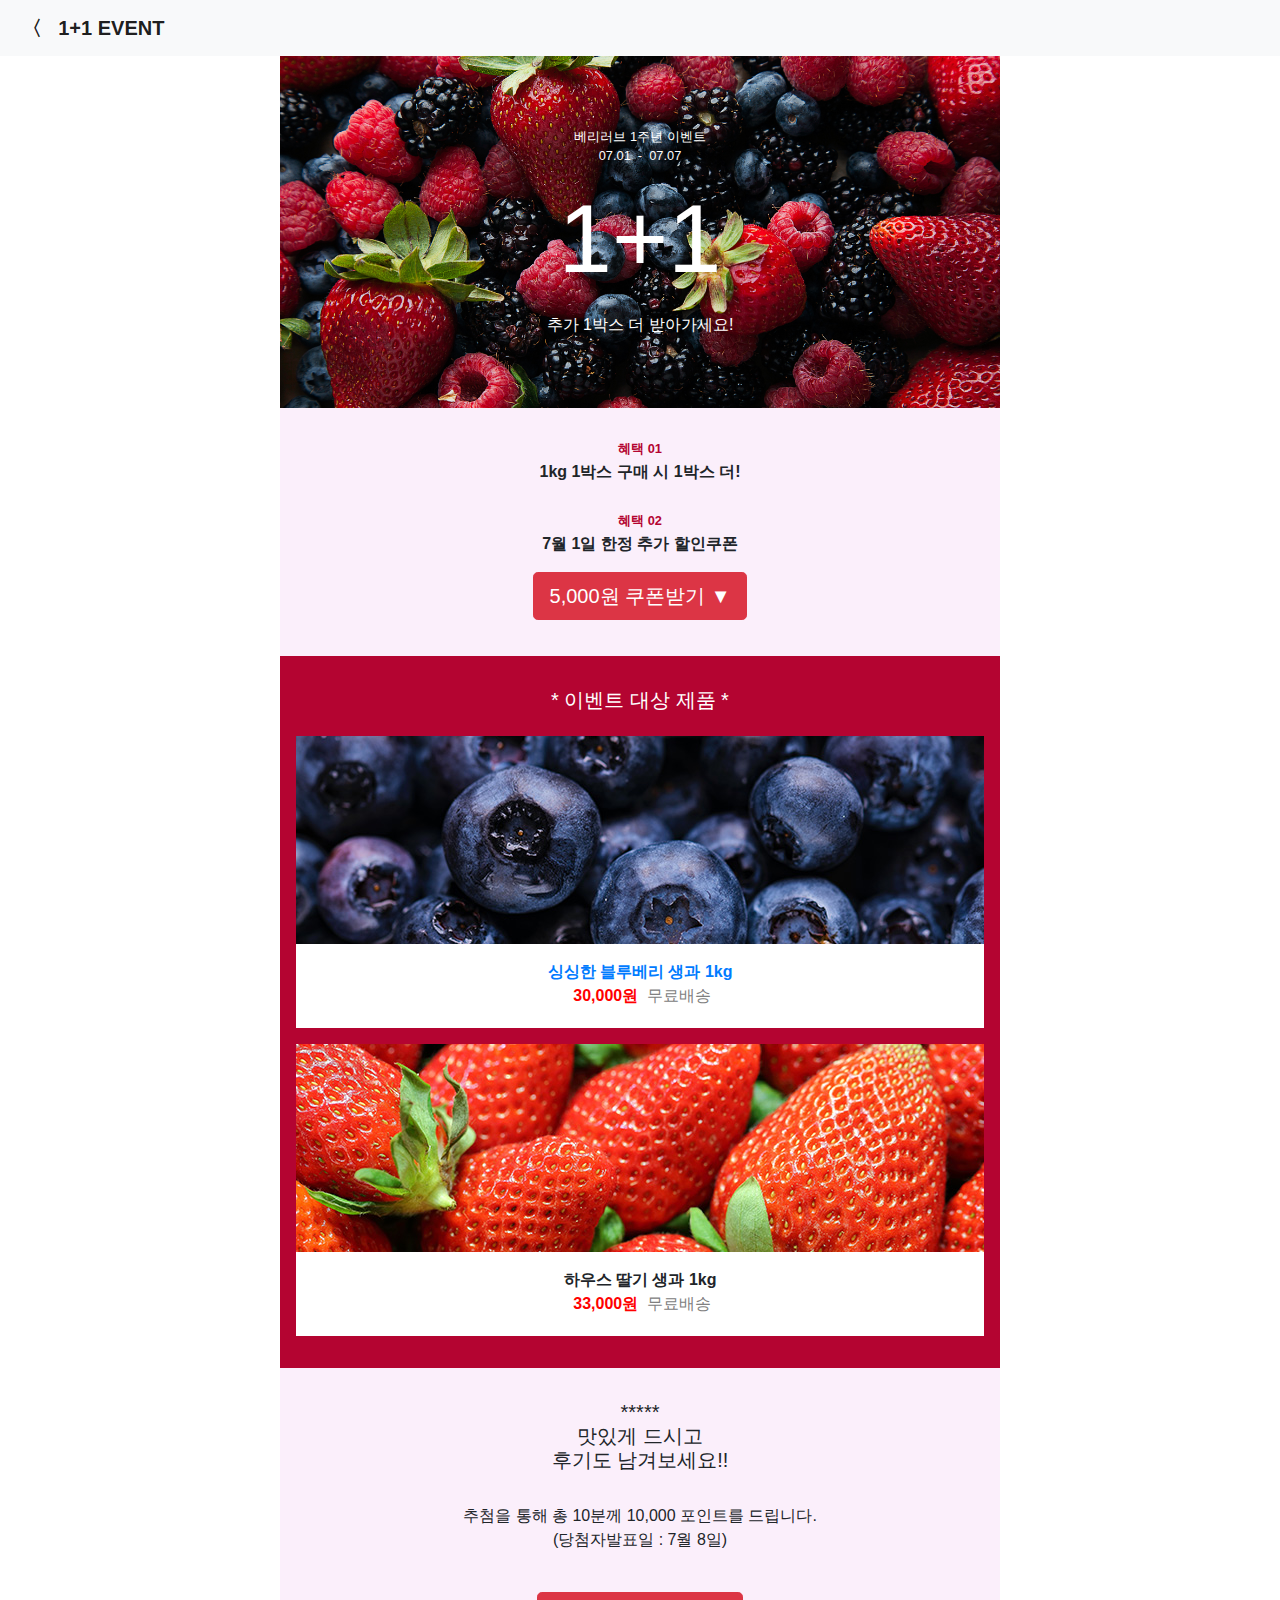
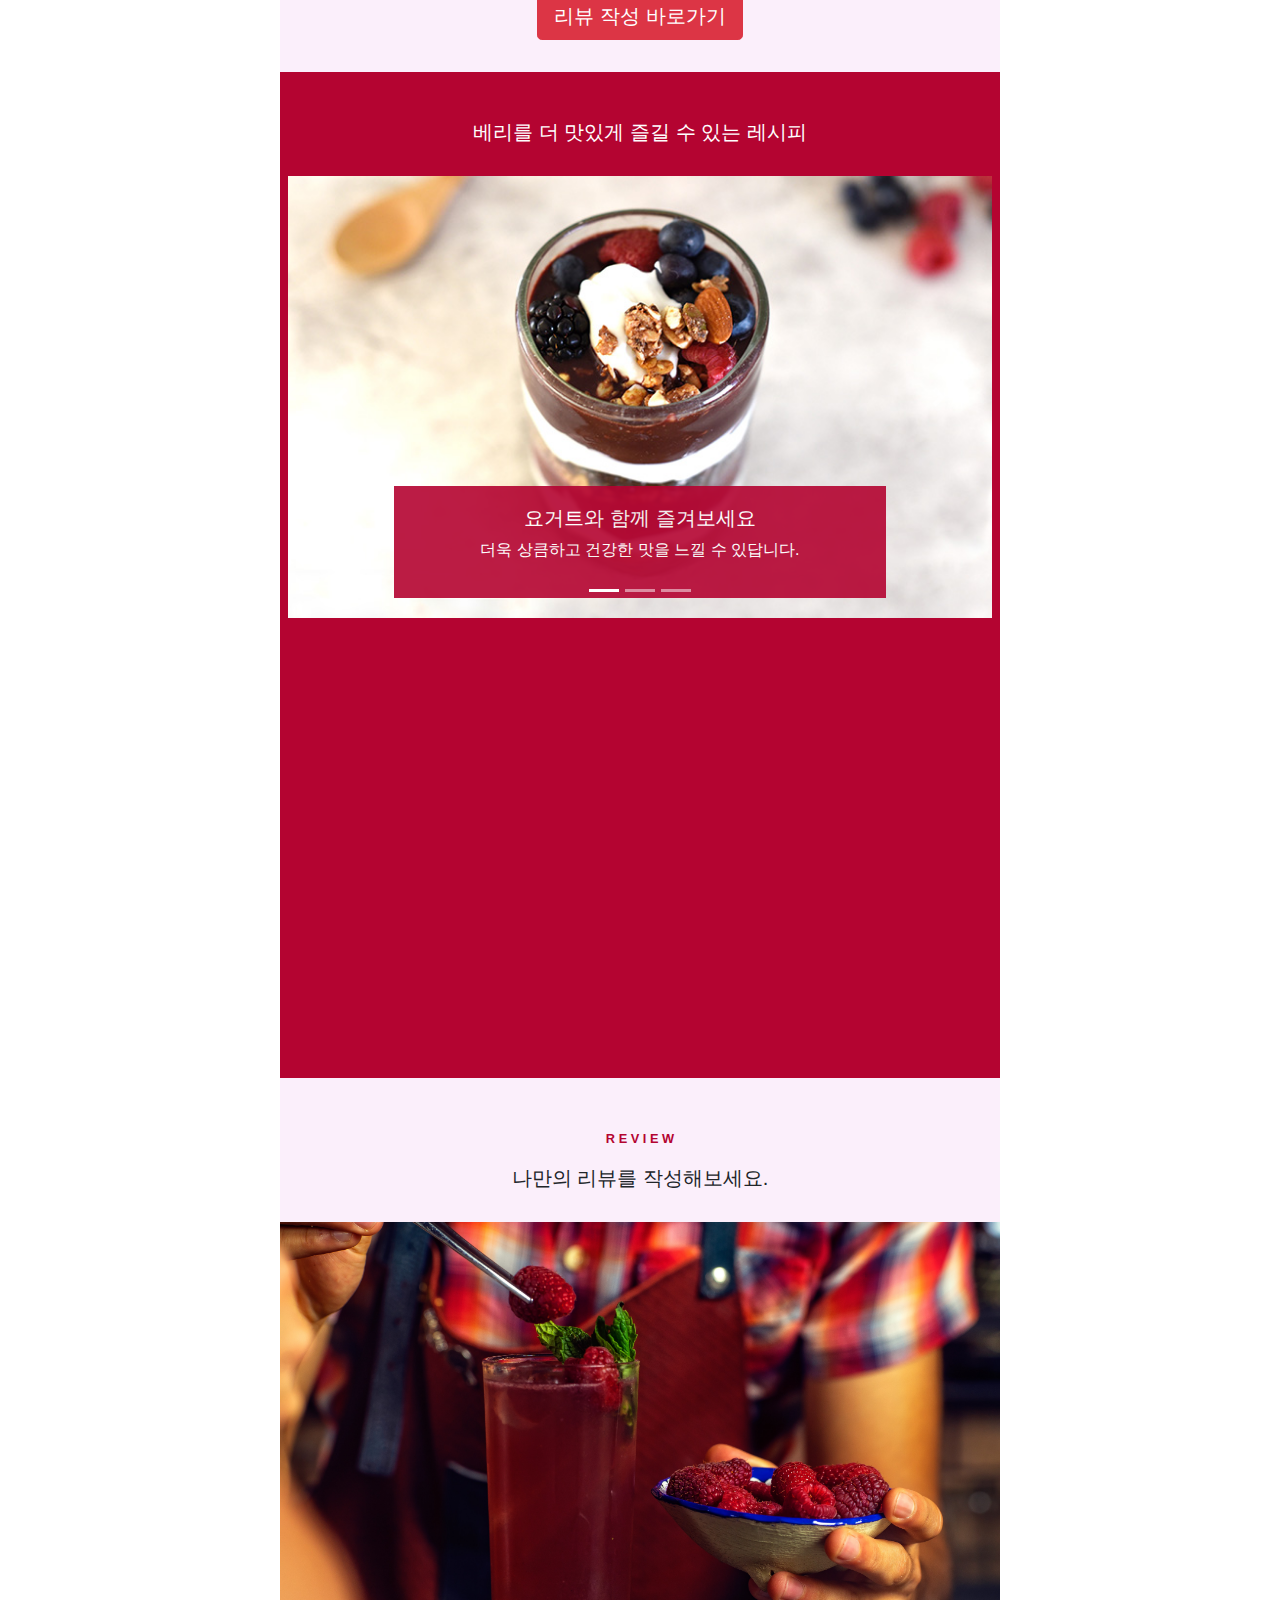
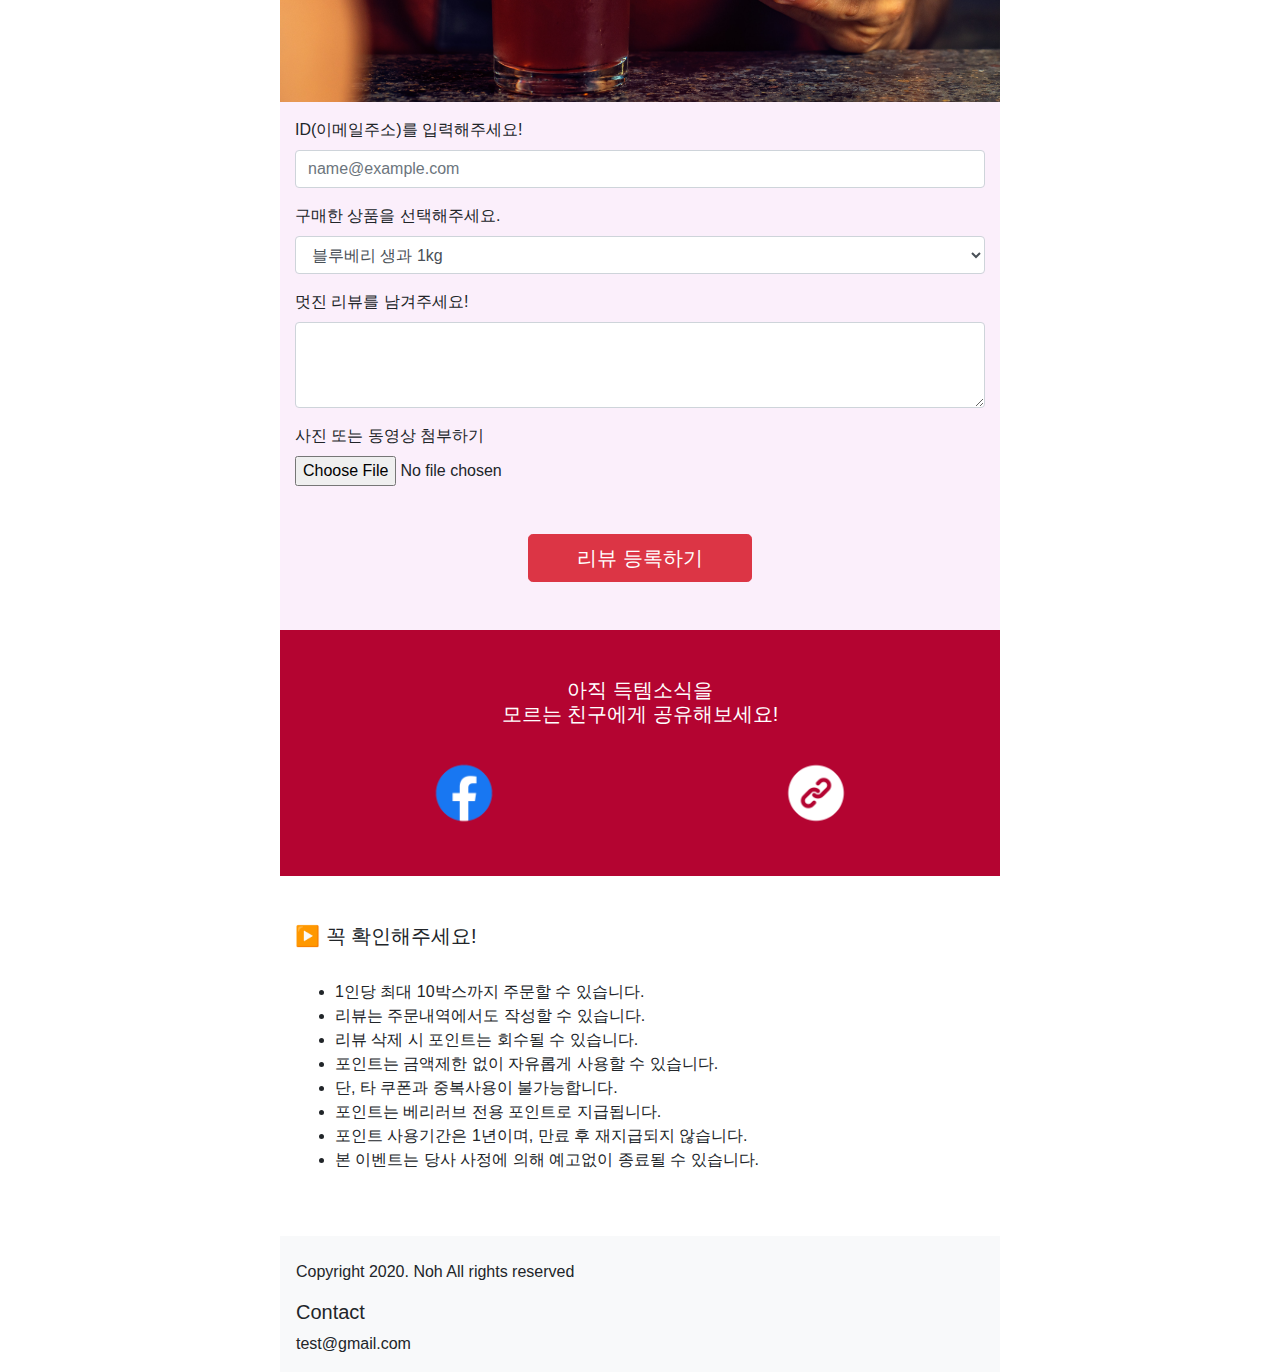
<file: index.html>
<!DOCTYPE html>
<html lang="ko" dir="ltr">
  <head>
    <meta charset="utf-8">
    <meta name="viewport" content="width=device-width, initial-scale=1, shrink-to-fit=no">
    <title>베리러브 - 무농약 블루베리 농원</title>

    <meta property="og:type" content="website" />
    <meta property="og:title" content="베리러브 - 무농약 블루베리 농원"/>
    <meta property="og:site_name" content="베리러브" />
    <meta name="description" content="무농약 블루베리 농원"/>
    <meta property="og:description" content="무농약 블루베리 농원"/>
    <link rel="canonical" href="https://planwasperfect.com"/>
    <meta property="og:url" content="https://planwasperfect.com"/>
    <meta name="Keywords" content="베리러브, berrylove, 무농약블루베리농원"/>

    <meta name="naver-site-verification" content="47cca0dc1bdd3b0db3af6dbac44c9229e3f5567f"/>

    <!-- Google Tag Manager -->
    <script>(function(w,d,s,l,i){w[l]=w[l]||[];w[l].push({'gtm.start':
    new Date().getTime(),event:'gtm.js'});var f=d.getElementsByTagName(s)[0],
    j=d.createElement(s),dl=l!='dataLayer'?'&l='+l:'';j.async=true;j.src=
    'https://www.googletagmanager.com/gtm.js?id='+i+dl;f.parentNode.insertBefore(j,f);
    })(window,document,'script','dataLayer','GTM-NL2NQJQ');</script>
    <!-- End Google Tag Manager -->

    <!-- Bootstrap CSS -->
    <link rel="stylesheet" href="https://stackpath.bootstrapcdn.com/bootstrap/4.3.1/css/bootstrap.min.css" integrity="sha384-ggOyR0iXCbMQv3Xipma34MD+dH/1fQ784/j6cY/iJTQUOhcWr7x9JvoRxT2MZw1T" crossorigin="anonymous">
    <!-- custom style CSS -->
    <link rel="stylesheet" href="style.css">
  </head>
  <body>
    <!-- Google Tag Manager (noscript) -->
    <noscript><iframe src="https://www.googletagmanager.com/ns.html?id=GTM-NL2NQJQ"
    height="0" width="0" style="display:none;visibility:hidden"></iframe></noscript>
    <!-- End Google Tag Manager (noscript) -->
    <div class="container p-0" style="max-width:720px;">
      <header>
        <!-- top menu -->
        <nav class="navbar fixed-top navbar-light bg-light">
          <a class="navbar-brand" href="#">&nbsp<b>〈 &nbsp&nbsp1+1 EVENT</b></a>
        </nav>
      </header>
      <!-- main Title -->
      <br><br>
      <section id="eventTitle" class="img">
        <div class="content">
          <p style=font-size:0.8em class=pt-4>베리러브 1주년 이벤트<br>07.01 &nbsp-&nbsp 07.07</p>
          <h1 style="font-size:6em">1+1</h1>
          <p class=pt-2>추가 1박스 더 받아가세요!</p>
        </div>
      </section>
      <!-- 혜택 -->
      <section id="benefit" class="p-1">
        <div class="container">
          <div id="benefit01" class="col-12 pt-4 pb-2">
            <p><span style="color:#B40431;font-size:0.8em">혜택 01</span>
              <br>1kg 1박스 구매 시 1박스 더!</p>
          </div>
          <div id="benefit02" class="col-12 pb-3">
            <p><span style="color:#B40431;font-size:0.8em">혜택 02</span>
              <br>7월 1일 한정 추가 할인쿠폰</p>
              <!-- Button trigger modal -->
              <button type="button" id="couponbutton" class="btn btn-danger btn-lg mb-3" data-toggle="modal" data-target="#couponModal">5,000원 쿠폰받기 ▼ </button>
              <!-- Modal -->
              <div class="modal fade" id="couponModal" tabindex="-1" role="dialog" aria-labelledby="couponModalLabel" aria-hidden="true" style="color:black;">
                <div class="modal-dialog">
                  <div class="modal-content">
                    <div class="modal-header">
                      <h5 class="modal-title" id="couponModalLabel">5,000원 쿠폰이 발행되었습니다.</h5>
                      <button type="button" class="close" data-dismiss="modal" aria-label="Close">
                        <span aria-hidden="true">&times;</span>
                      </button>
                    </div>
                    <div class="modal-body">쿠폰번호: BERRYLOVE0701<br>(결제페이지 쿠폰번호에 입력해주세요)</div>
                    <div class="modal-footer">
                      <button type="button" class="btn btn-secondary" data-dismiss="modal">닫기</button>
                      <!-- <button type="button" class="btn btn-primary">주문하러 바로가기</button> -->
                    </div>
                  </div>
                </div>
              </div>

          </div>
        </div>
      </section>
      <!-- 제품, 리뷰, 쿠폰-->
      <section id="prodcut" class="p-3">
        <h5 class="pt-3 pb-3" style="color:white;">* 이벤트 대상 제품 *</h5>
        <!-- 제품1 -->
        <a href="product.html" target="_blank" style="text-decoration:none;">
          <div id="blueberry" class="container">
          <div class="row" style="background-image: url('img/blueberry.jpg');background-repeat: no-repeat;"><p class="pb-5"><br><br><br><br><br><br></p></div>
          <div class="row" style="background-color:white;">
            <div class="container pt-3 pb-1"><p><b>싱싱한 블루베리 생과 1kg</b><br><span style="color:red"><b>&nbsp30,000원</b>&nbsp&nbsp</span><span style="color:gray;">무료배송</span></p></div>
          </div>
        </div></a>
        <!-- 제품2 -->
        <div id="strawberry" class="container pt-3 pb-3">
          <div class="row" style="background-image: url('img/strawberry.jpg');background-repeat: no-repeat;"><p class="pb-5"><br><br><br><br><br><br></p></div>
          <div class="row" style="background-color:white;">
            <div class="container pt-3 pb-1"><p><b>하우스 딸기 생과 1kg</b><br><span style="color:red"><b>&nbsp33,000원</b>&nbsp&nbsp</span><span style="color:gray;">무료배송</span></p></div>
          </div>
        </div>
      </section>
        <!-- 리뷰 -->
        <section id="reviewPoint" class="container pt-2 pb-3">
          <div class="row">
            <div class="container pt-4 pb-3">
              <h5>*****<br>맛있게 드시고<br>후기도 남겨보세요!!</h5><br>
              <p>추첨을 통해 총 10분께 10,000 포인트를 드립니다.<br>(당첨자발표일 : 7월 8일)</p><br>
              <button type="button" id="reviewButton" class="btn btn-danger btn-lg">리뷰 작성 바로가기</button>
            </div>
          </div>
        </section>
      <!-- 참여작 미리보기 -->
      <section id="preview" class="pt-5 pb-5 pl-2 pr-2">
        <div class="container">
          <h5>베리를 더 맛있게 즐길 수 있는 레시피</h5><br>
          <div id="carousel" class="row">
            <div id="carouselCaptions" class="carousel slide" data-ride="carousel">
              <ol class="carousel-indicators">
                <li data-target="#carouselCaptions" data-slide-to="0" class="active"></li>
                <li data-target="#carouselCaptions" data-slide-to="1"></li>
                <li data-target="#carouselCaptions" data-slide-to="2"></li>
              </ol>
              <div class="carousel-inner">
                <div class="carousel-item active">
                  <img src="img/slide1.jpg" class="d-block w-100" alt="...">
                  <div class="carousel-caption d-none d-md-block">
                    <h5>요거트와 함께 즐겨보세요</h5>
                    <p>더욱 상큼하고 건강한 맛을 느낄 수 있답니다.</p>
                  </div>
                </div>
                <div class="carousel-item">
                  <img src="img/slide2.jpg" class="d-block w-100" alt="...">
                  <div class="carousel-caption d-none d-md-block">
                    <h5>쨈으로 즐겨보세요</h5>
                    <p>와플이나 토스트에 곁들이면 간편하게 먹기 좋답니다.</p>
                  </div>
                </div>
                <div class="carousel-item">
                  <img src="img/slide3.jpg" class="d-block w-100" alt="...">
                  <div class="carousel-caption d-none d-md-block">
                    <h5>주스나 에이드도 좋아요</h5>
                    <p>상큼한 기운 그대로 가볍께 마실 수 있답니다.</p>
                  </div>
                </div>
              </div>
              <a class="carousel-control-prev" href="#carouselCaptions" role="button" data-slide="prev">
                <span class="carousel-control-prev-icon" aria-hidden="true"></span>
                <span class="sr-only">Previous</span>
              </a>
              <a class="carousel-control-next" href="#carouselCaptions" role="button" data-slide="next">
                <span class="carousel-control-next-icon" aria-hidden="true"></span>
                <span class="sr-only">Next</span>
              </a>
            </div>
          </div>
          <div id="video" class="row pt-3">
            <div class="embed-responsive embed-responsive-16by9">
              <iframe class="embed-responsive-item" src="https://www.youtube.com/embed/YfBJhiYbRsA?rel=0" allowfullscreen></iframe>
            </div>
          </div>
        </div>
      </section>
      <section id="reviewTitle" class="pt-5">
        <p><span style="color:#B40431;font-size:0.8em">R E V I E W</span>
        <h5>나만의 리뷰를 작성해보세요.</h5><br>
        <img src="img/reviewtitle1.jpg" style="width:100%" alt="camping">
      </section>
      <!-- 리뷰 작성 폼 -->
      <section id="reviewBox">
        <div class="container">
          <!-- <form id="reviewForm" onsubmit="dataLayer.push({ 'event' : 'submitReview' });"> -->
          <form id="reviewForm">
            <div class="form-group pt-3">
              <label for="FormControlEmail">ID(이메일주소)를 입력해주세요!</label>
              <input type="email" class="form-control" id="FormControlEmail" placeholder="name@example.com" required>
            </div>
            <div class="form-group">
              <label for="FormControlSelectProduct">구매한 상품을 선택해주세요.</label>
              <select class="form-control" id="FormControlSelectProduct">
                <option>블루베리 생과 1kg</option>
                <option>하우스 딸기 생과 1kg</option>
              </select>
            </div>
            <div class="form-group">
              <label for="FormControlTextReview">멋진 리뷰를 남겨주세요!</label>
              <textarea class="form-control" id="FormControlTextReview" rows="3" required></textarea>
            </div>
            <label for="FormControlFileUpload">사진 또는 동영상 첨부하기</label>
            <input type="file" class="form-control-file" id="FormControlFileUpload">
            <div class="container p-5" style="text-align:center">
              <button type="submit" id="reveiwComplete" class="btn btn-danger btn-lg pl-5 pr-5">리뷰 등록하기</button>
            </div>
          </form>
        </div>
      </section>
      <!-- 공유하기 -->
      <section id="share" class="pt-5 pb-5 pl-2 pr-2">
        <div class="container">
          <h5>아직 득템소식을<br>모르는 친구에게 공유해보세요!</h5><br>
          <div class="row">
            <div class="container col-6">
              <a class="blog" href="https://www.facebook.com/" target="_blank">
              <img src=img/facebook.png style="height:70px" alt="facebook share"></a>
            </div>
            <div class="container col-6">
              <img src=img/clipboard.png  id="copyClipboard" style="height:70px" alt="clipbaord copy">
            </div>
        </div>
        </div>
      </section>
      <!-- 주의사항 -->
      <section id="warning" class="pt-5 pb-5">
        <div class="container">
          <h5>▶ 꼭 확인해주세요!</h5><br>
          <ul>
          <li>1인당 최대 10박스까지 주문할 수 있습니다.</li>
          <li>리뷰는 주문내역에서도 작성할 수 있습니다.</li>
          <li>리뷰 삭제 시 포인트는 회수될 수 있습니다.</li>
          <li>포인트는 금액제한 없이 자유롭게 사용할 수 있습니다.</li>
          <li>단, 타 쿠폰과 중복사용이 불가능합니다.</li>
          <li>포인트는 베리러브 전용 포인트로 지급됩니다.</li>
          <li>포인트 사용기간은 1년이며, 만료 후 재지급되지 않습니다.</li>
          <li>본 이벤트는 당사 사정에 의해 예고없이 종료될 수 있습니다.</li>
          </ul>
        </div>
      </section>
      <!-- fotter -->
      <footer class="pb-3 pl-3 bg-light">
        <p class="pt-4">Copyright 2020. Noh All rights reserved</p>
        <h5>Contact </h5>
        <mail>test@gmail.com</mail>
      </footer>
      <!-- custom JavaScript -->
      <script type="text/javascript" src="script.js"></script>
      <!-- Optional JavaScript -->
      <!-- jQuery first, then Popper.js, then Bootstrap JS -->
      <script src="https://code.jquery.com/jquery-3.3.1.slim.min.js" integrity="sha384-q8i/X+965DzO0rT7abK41JStQIAqVgRVzpbzo5smXKp4YfRvH+8abtTE1Pi6jizo" crossorigin="anonymous"></script>
      <script src="https://cdnjs.cloudflare.com/ajax/libs/popper.js/1.14.7/umd/popper.min.js" integrity="sha384-UO2eT0CpHqdSJQ6hJty5KVphtPhzWj9WO1clHTMGa3JDZwrnQq4sF86dIHNDz0W1" crossorigin="anonymous"></script>
      <script src="https://stackpath.bootstrapcdn.com/bootstrap/4.3.1/js/bootstrap.min.js" integrity="sha384-JjSmVgyd0p3pXB1rRibZUAYoIIy6OrQ6VrjIEaFf/nJGzIxFDsf4x0xIM+B07jRM" crossorigin="anonymous"></script>
    </div>
  </body>
</html>
</file>
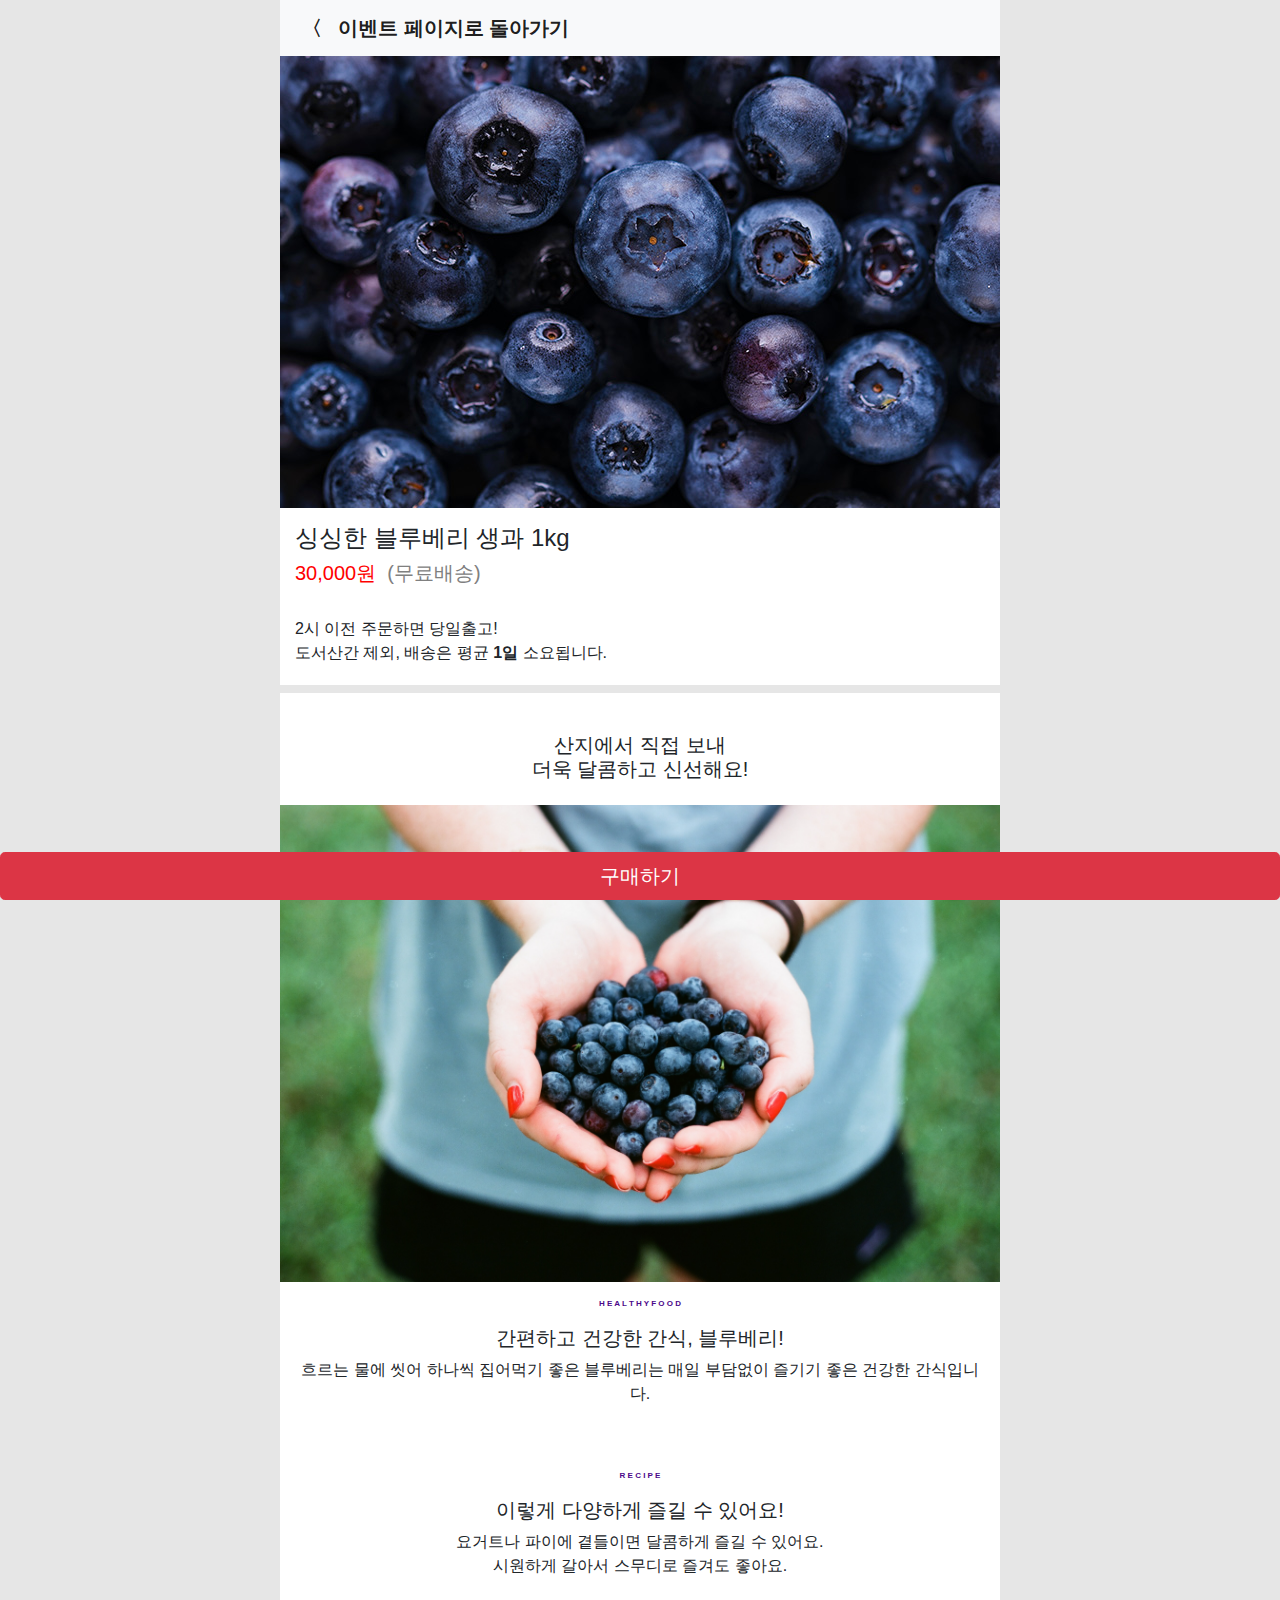
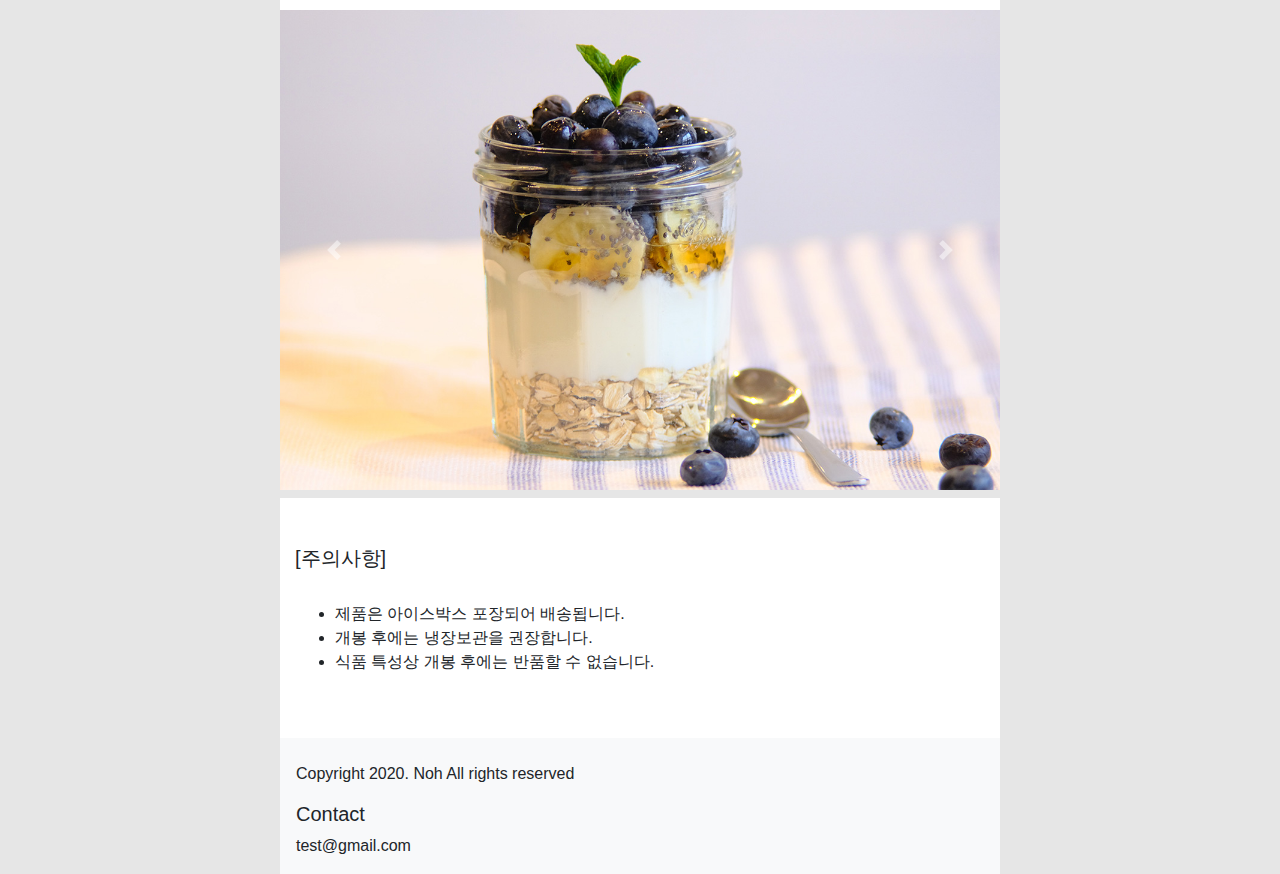
<file: product.html>
<!DOCTYPE html>
<html lang="ko" dir="ltr">
  <head>
    <meta charset="utf-8">
    <meta name="viewport" content="width=device-width, initial-scale=1, shrink-to-fit=no">

    <!-- Bootstrap CSS -->
    <link rel="stylesheet" href="https://stackpath.bootstrapcdn.com/bootstrap/4.3.1/css/bootstrap.min.css" integrity="sha384-ggOyR0iXCbMQv3Xipma34MD+dH/1fQ784/j6cY/iJTQUOhcWr7x9JvoRxT2MZw1T" crossorigin="anonymous">
    <!-- custom style CSS -->
    <link rel="stylesheet" href="style.css">
  </head>
  <body>
    <div class="background">
      <div class="container p-0" style="max-width:720px;">
        <header>
          <!-- top menu -->
          <nav class="navbar navbar-light bg-light">
            <a class="navbar-brand" href="index.html">&nbsp<b>〈 &nbsp&nbsp이벤트 페이지로 돌아가기</b></a>
          </nav>
        </header>
        <!-- product Title -->
        <section id="productTitle">
          <img style="width:100%;"src="img/blueberry.jpg">
            <div class="container pt-3 pb-1">
              <h4>싱싱한 블루베리 생과 1kg</h4>
              <h5><span style="color:red">30,000원&nbsp&nbsp</span><span style="color:gray;">(무료배송)</span></h5><br>
              <p>2시 이전 주문하면 당일출고!<br>도서산간 제외, 배송은 평균 <b>1일</b> 소요됩니다.</p>
            </div>
        </section>
        <div class="space pb-2"></div>
          <button type="button" id="purchaseButton"class="btn btn-danger btn-lg btn-block fixed-bottom">구매하기</button>
        <!-- product Detail -->
        <section id="productDetail">
          <h5 class="p-3"><br>산지에서 직접 보내<br>더욱 달콤하고 신선해요!</h5>
          <img style="width:100%;"src="img/blueberry1.jpg">
          <div class="p-3">
            <p style="font-size:0.5em;font-weight:bold;color:#4B088A">H E A L T H Y F O O D</p>
            <h5>간편하고 건강한 간식, 블루베리!</h5>
            <p>흐르는 물에 씻어 하나씩 집어먹기 좋은 블루베리는 매일 부담없이 즐기기 좋은 건강한 간식입니다.</p><br><br>
            <p style="font-size:0.5em;font-weight:bold;color:#4B088A">R E C I P E</p>
            <h5>이렇게 다양하게 즐길 수 있어요!</h5>
            <p>요거트나 파이에 곁들이면 달콤하게 즐길 수 있어요.<br>시원하게 갈아서 스무디로 즐겨도 좋아요.</p>
          </div>
          <div id="carouselControls" class="carousel slide" data-ride="carousel">
            <div class="carousel-inner">
              <div class="carousel-item active">
                <img src="img/blueberry2.jpg" class="d-block w-100" alt="blueberry recipe">
              </div>
              <div class="carousel-item">
                <img src="img/blueberry3.jpg" class="d-block w-100" alt="blueberry recipe">
              </div>
              <div class="carousel-item">
                <img src="img/blueberry4.jpg" class="d-block w-100" alt="blueberry recipe">
              </div>
            </div>
            <a class="carousel-control-prev" href="#carouselControls" role="button" data-slide="prev">
              <span class="carousel-control-prev-icon" aria-hidden="true"></span>
              <span class="sr-only">Previous</span>
            </a>
            <a class="carousel-control-next" href="#carouselControls" role="button" data-slide="next">
              <span class="carousel-control-next-icon" aria-hidden="true"></span>
              <span class="sr-only">Next</span>
            </a>
          </div>
        <div class="space pb-2"></div>
        <!-- 주의사항 -->
        <section id="warning" class="pt-5 pb-5">
          <div class="container">
            <h5>[주의사항]</h5><br>
            <ul>
            <li>제품은 아이스박스 포장되어 배송됩니다.</li>
            <li>개봉 후에는 냉장보관을 권장합니다.</li>
            <li>식품 특성상 개봉 후에는 반품할 수 없습니다.</li>
            </ul>
          </div>
        </section>
        <!-- fotter -->
        <footer class="pb-3 pl-3 bg-light" style="text-align:left;">
          <p class="pt-4">Copyright 2020. Noh All rights reserved</p>
          <h5>Contact </h5>
          <mail>test@gmail.com</mail>
        </footer>
        <!-- custom JavaScript -->
        <script type="text/javascript" src="script.js"></script>
        <!-- Optional JavaScript -->
        <!-- jQuery first, then Popper.js, then Bootstrap JS -->
        <script src="https://code.jquery.com/jquery-3.3.1.slim.min.js" integrity="sha384-q8i/X+965DzO0rT7abK41JStQIAqVgRVzpbzo5smXKp4YfRvH+8abtTE1Pi6jizo" crossorigin="anonymous"></script>
        <script src="https://cdnjs.cloudflare.com/ajax/libs/popper.js/1.14.7/umd/popper.min.js" integrity="sha384-UO2eT0CpHqdSJQ6hJty5KVphtPhzWj9WO1clHTMGa3JDZwrnQq4sF86dIHNDz0W1" crossorigin="anonymous"></script>
        <script src="https://stackpath.bootstrapcdn.com/bootstrap/4.3.1/js/bootstrap.min.js" integrity="sha384-JjSmVgyd0p3pXB1rRibZUAYoIIy6OrQ6VrjIEaFf/nJGzIxFDsf4x0xIM+B07jRM" crossorigin="anonymous"></script>
      </div>
    </div>
  </body>
</html>
</file>
<file: style.css>
@import url('https://fonts.googleapis.com/css2?family=Noto+Sans+KR:wght@300;500&display=swap');
.background{
  background-color:#E6E6E6;
}
.img{
   position: relative;
   background-image: url('img/title.jpg');background-repeat: no-repeat;
   height: 40vh;
   background-size: cover;
}
.img .content{
    position: absolute;
    top:50%;
    left:50%;
    transform: translate(-50%, -50%);
    color: white;
    text-align: center;
}
#benefit{
  background-color:#FBEFFB;
  text-align: center;
  font-weight: bold;
}
#prodcut{
 background-color:#B40431;
 text-align: center;
}
/* 리뷰 */
#reviewPoint{
  background-color:#FBEFFB;
  text-align: center;
}
#reviewTitle{
  background-color:#FBEFFB;
  font-weight:bold;
  text-align: center;
}
#reviewBox{
  background-color:#FBEFFB;
}
#share{
 background-color:#B40431;
 color:white;
 text-align: center;
}
#preview{
 background-color:#B40431;
 color:white;
 text-align: center;
}
.carousel-caption{
  background-color:#B40431;
  opacity:0.9;
}
#productTitle{
  background-color:white;
}
#productDetail{
  background-color:white;
  text-align:center;
}
#registrationForm{
  text-align:left;
}
#warning{
  text-align:left;
}
.space{
  background-color:#E6E6E6;
}
</file>
